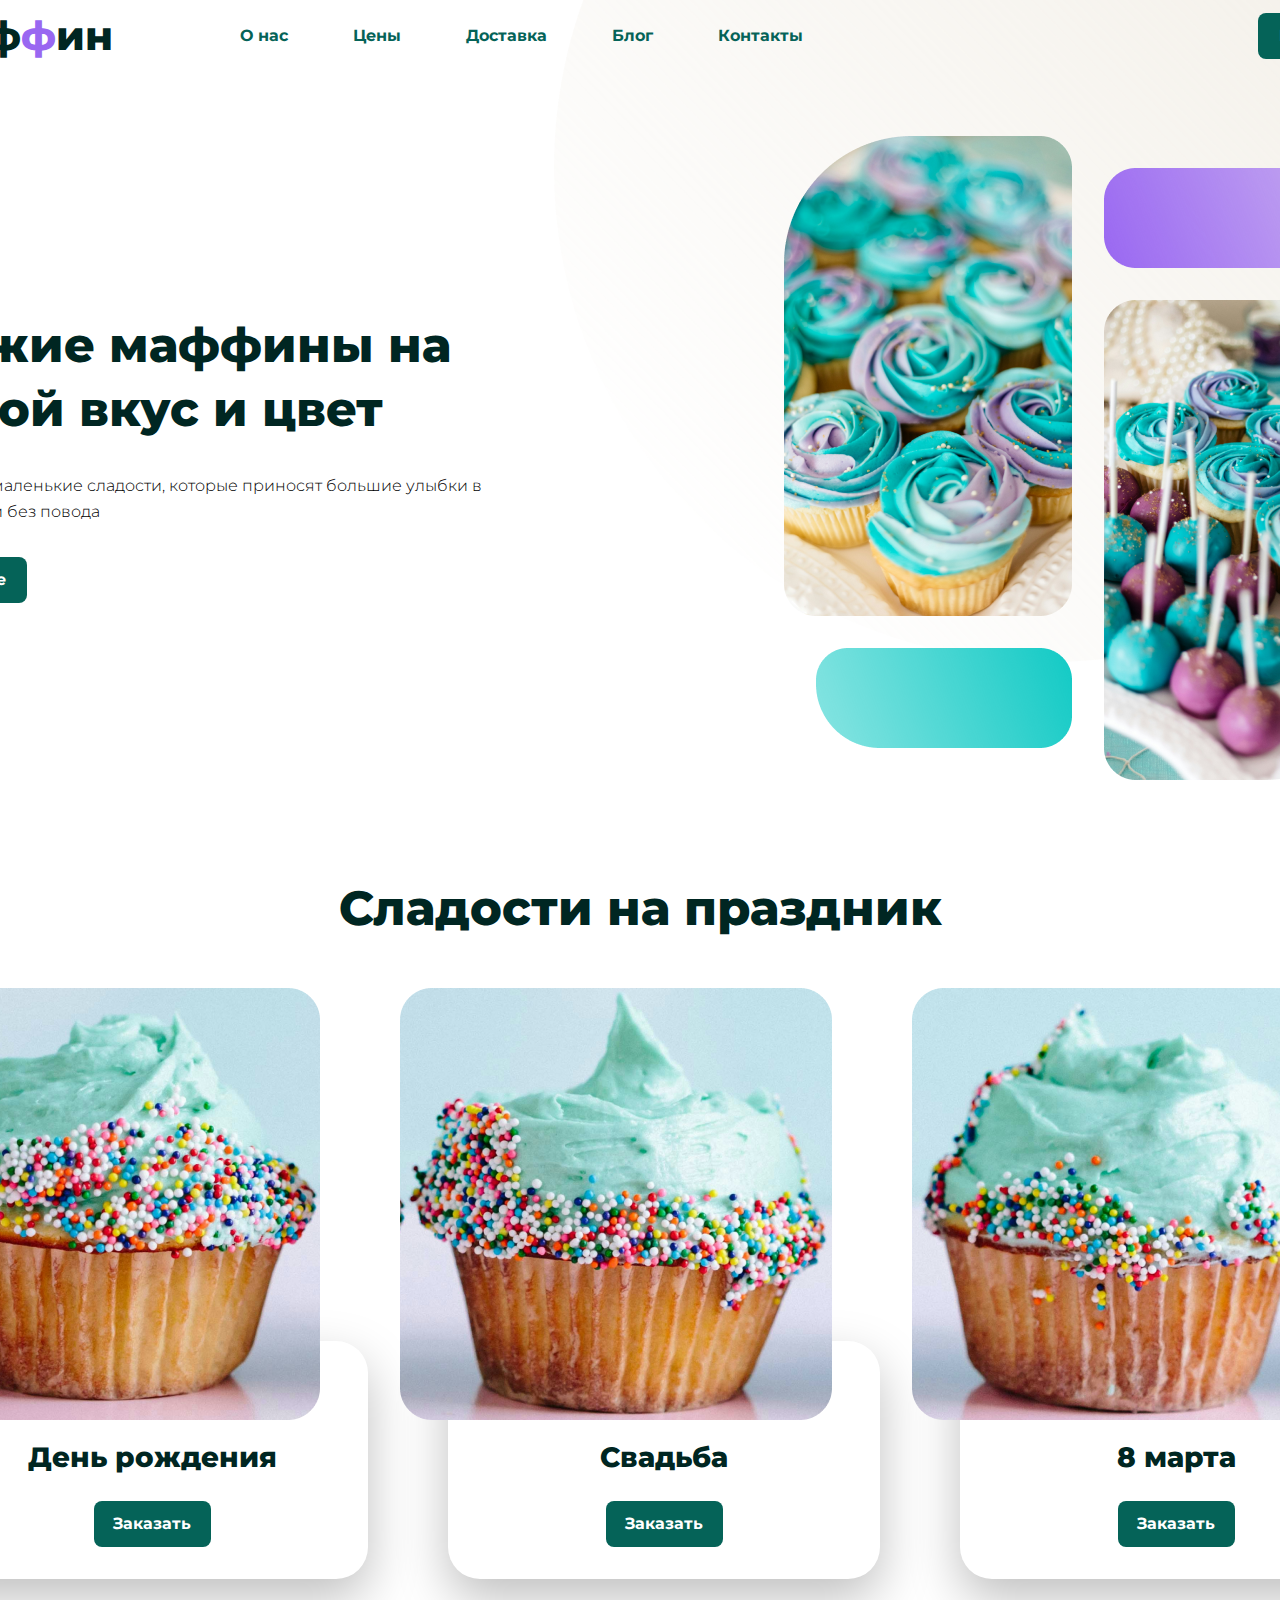
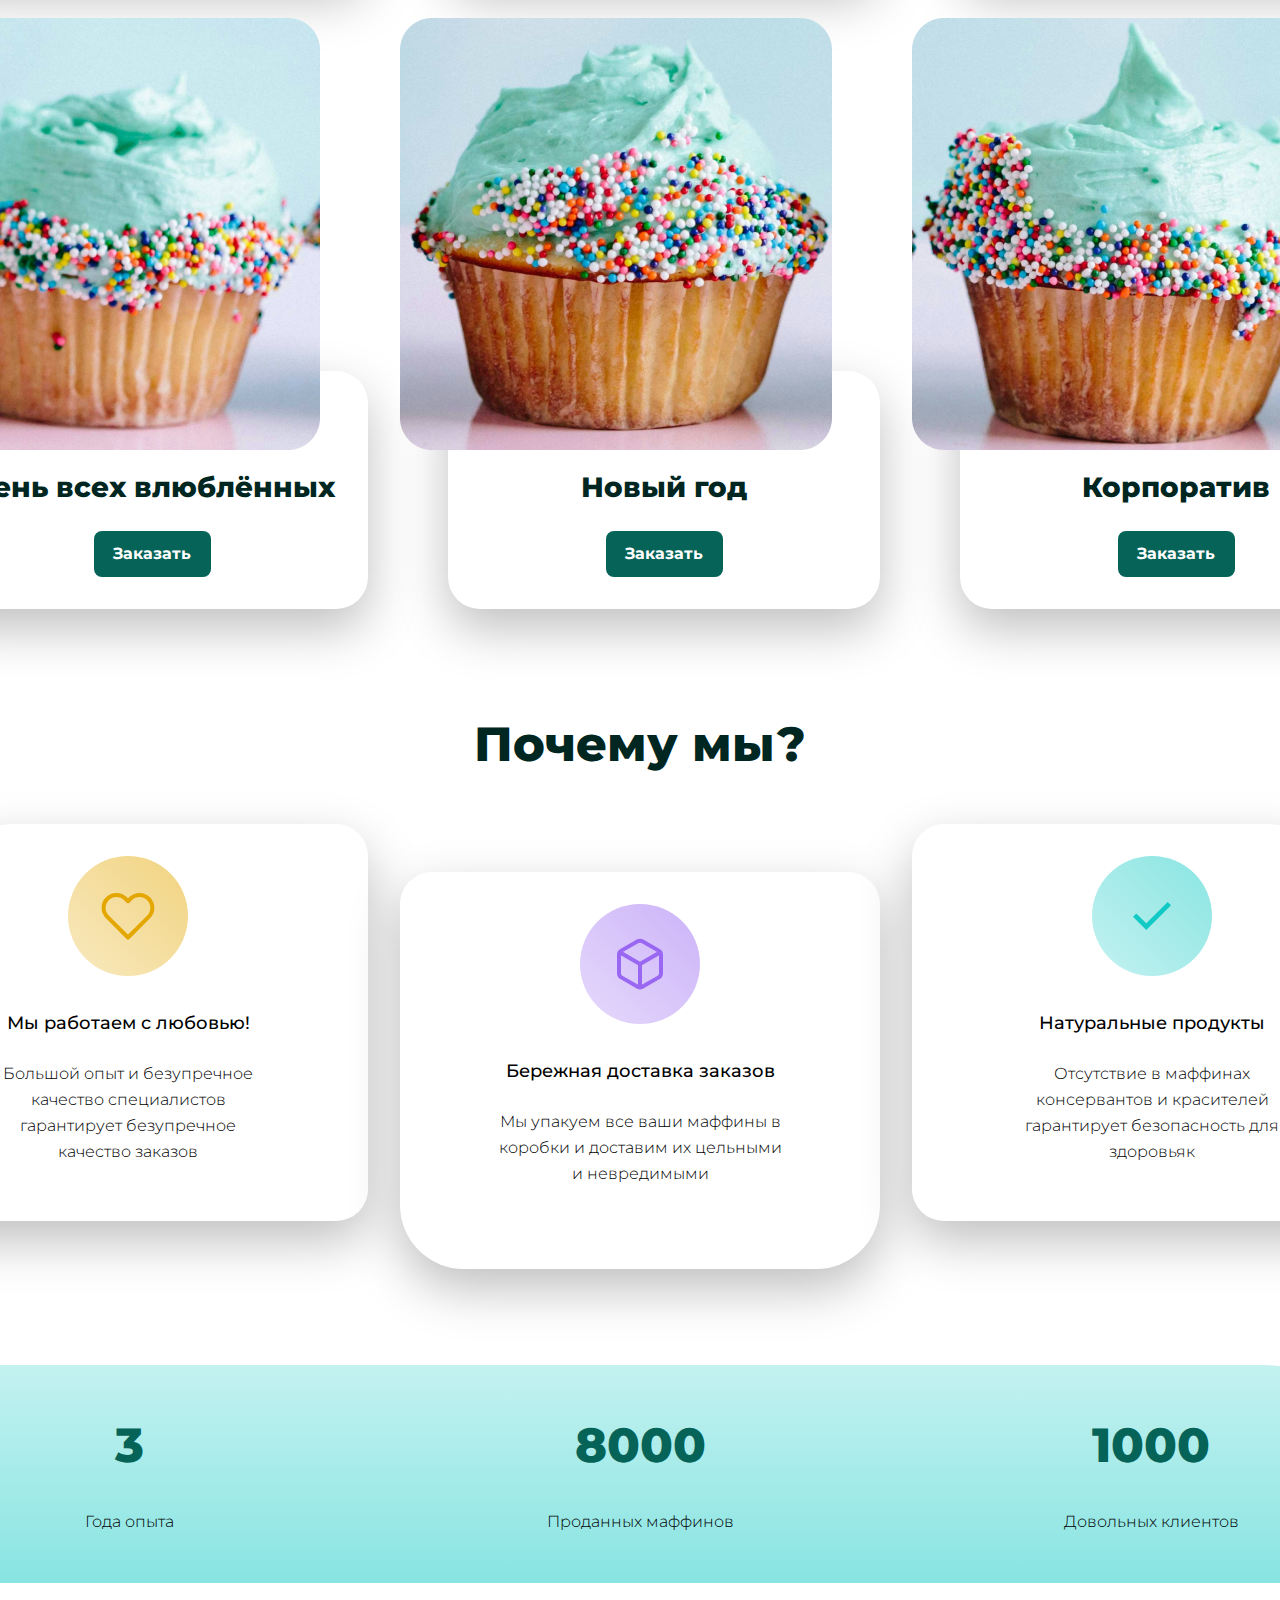
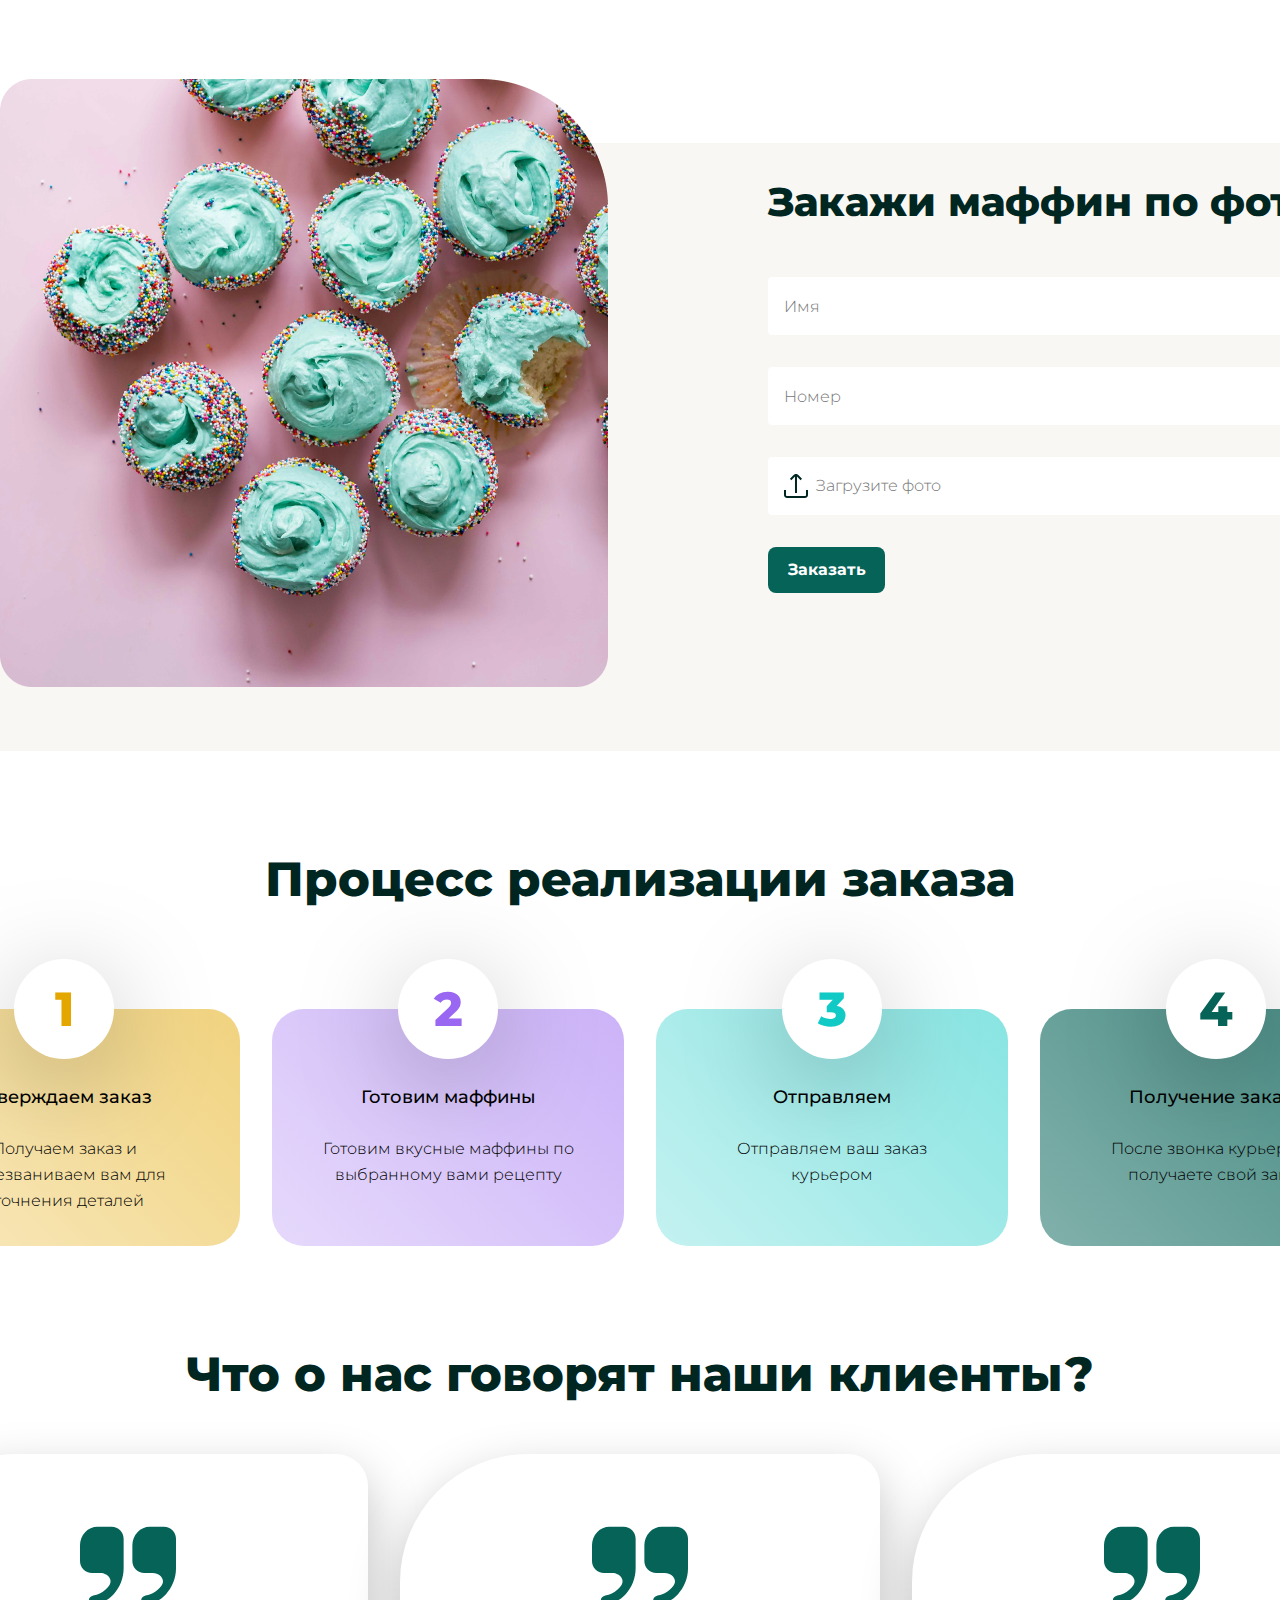
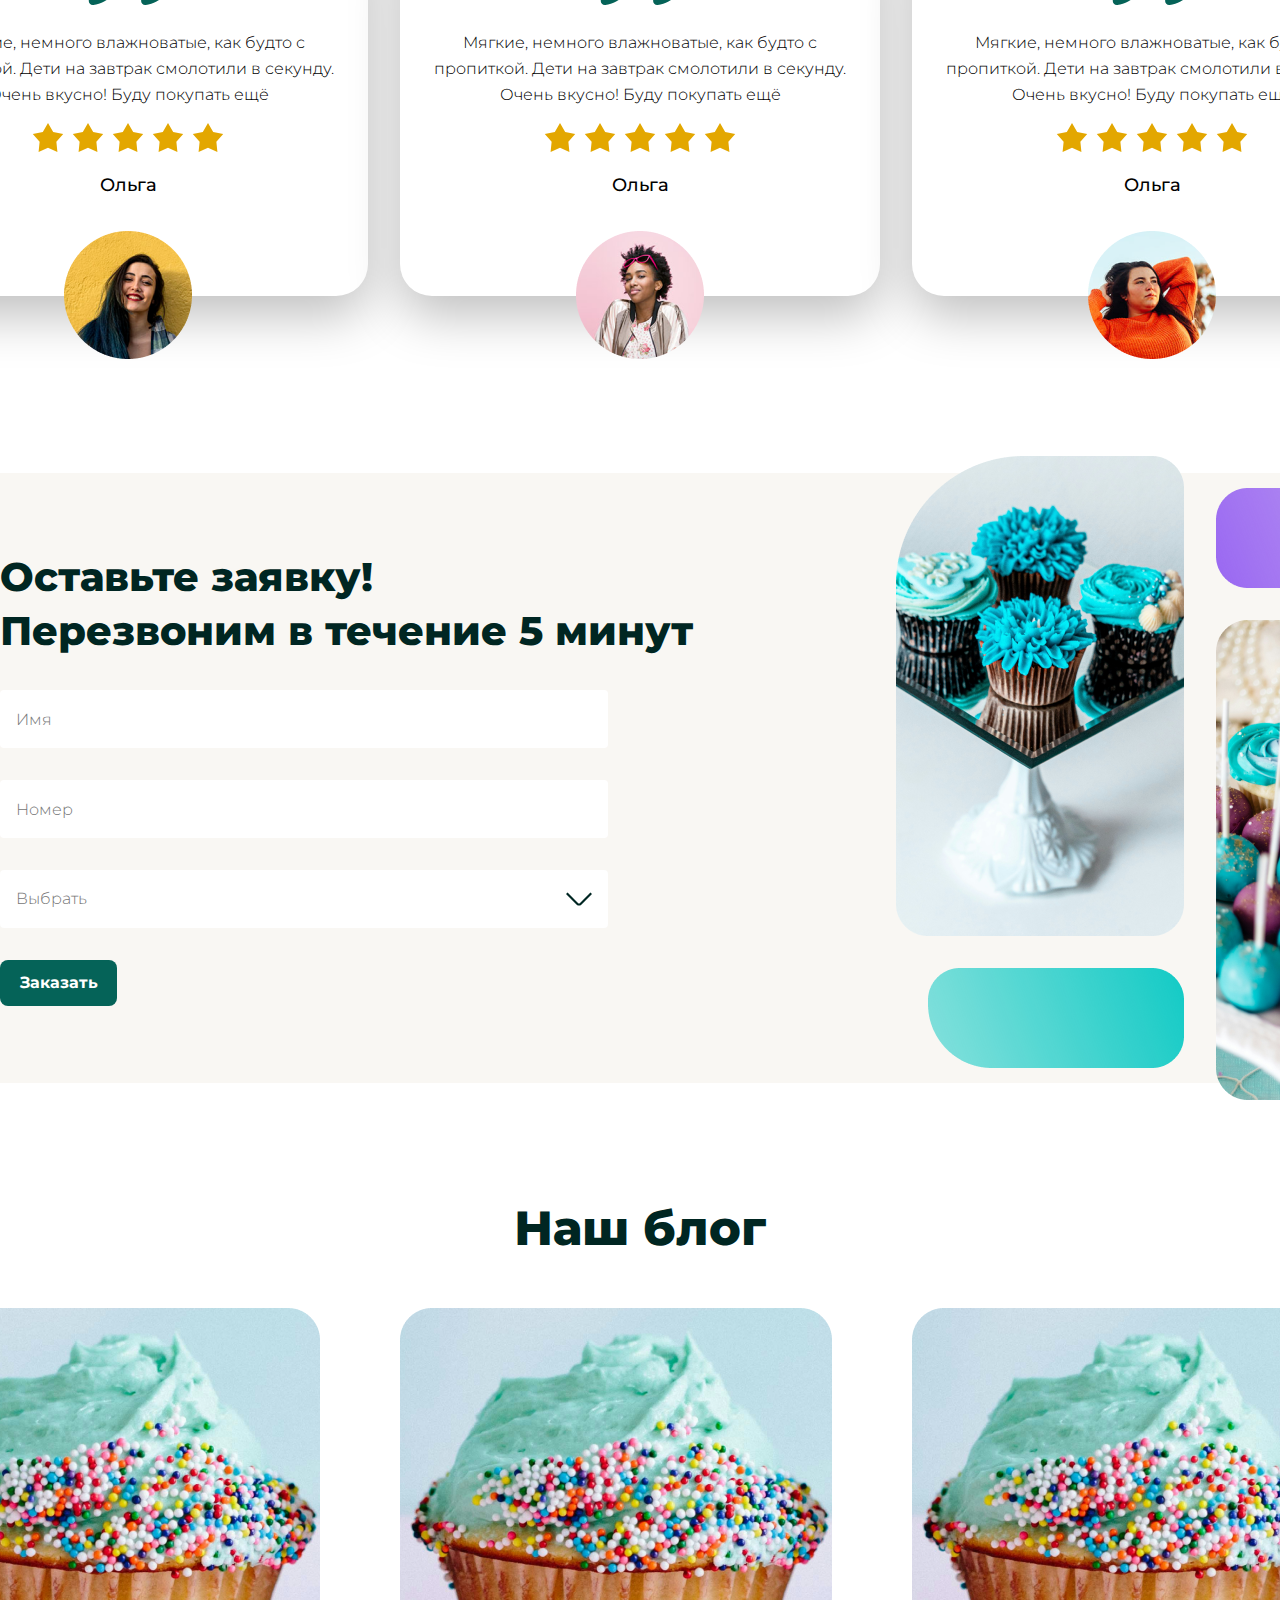
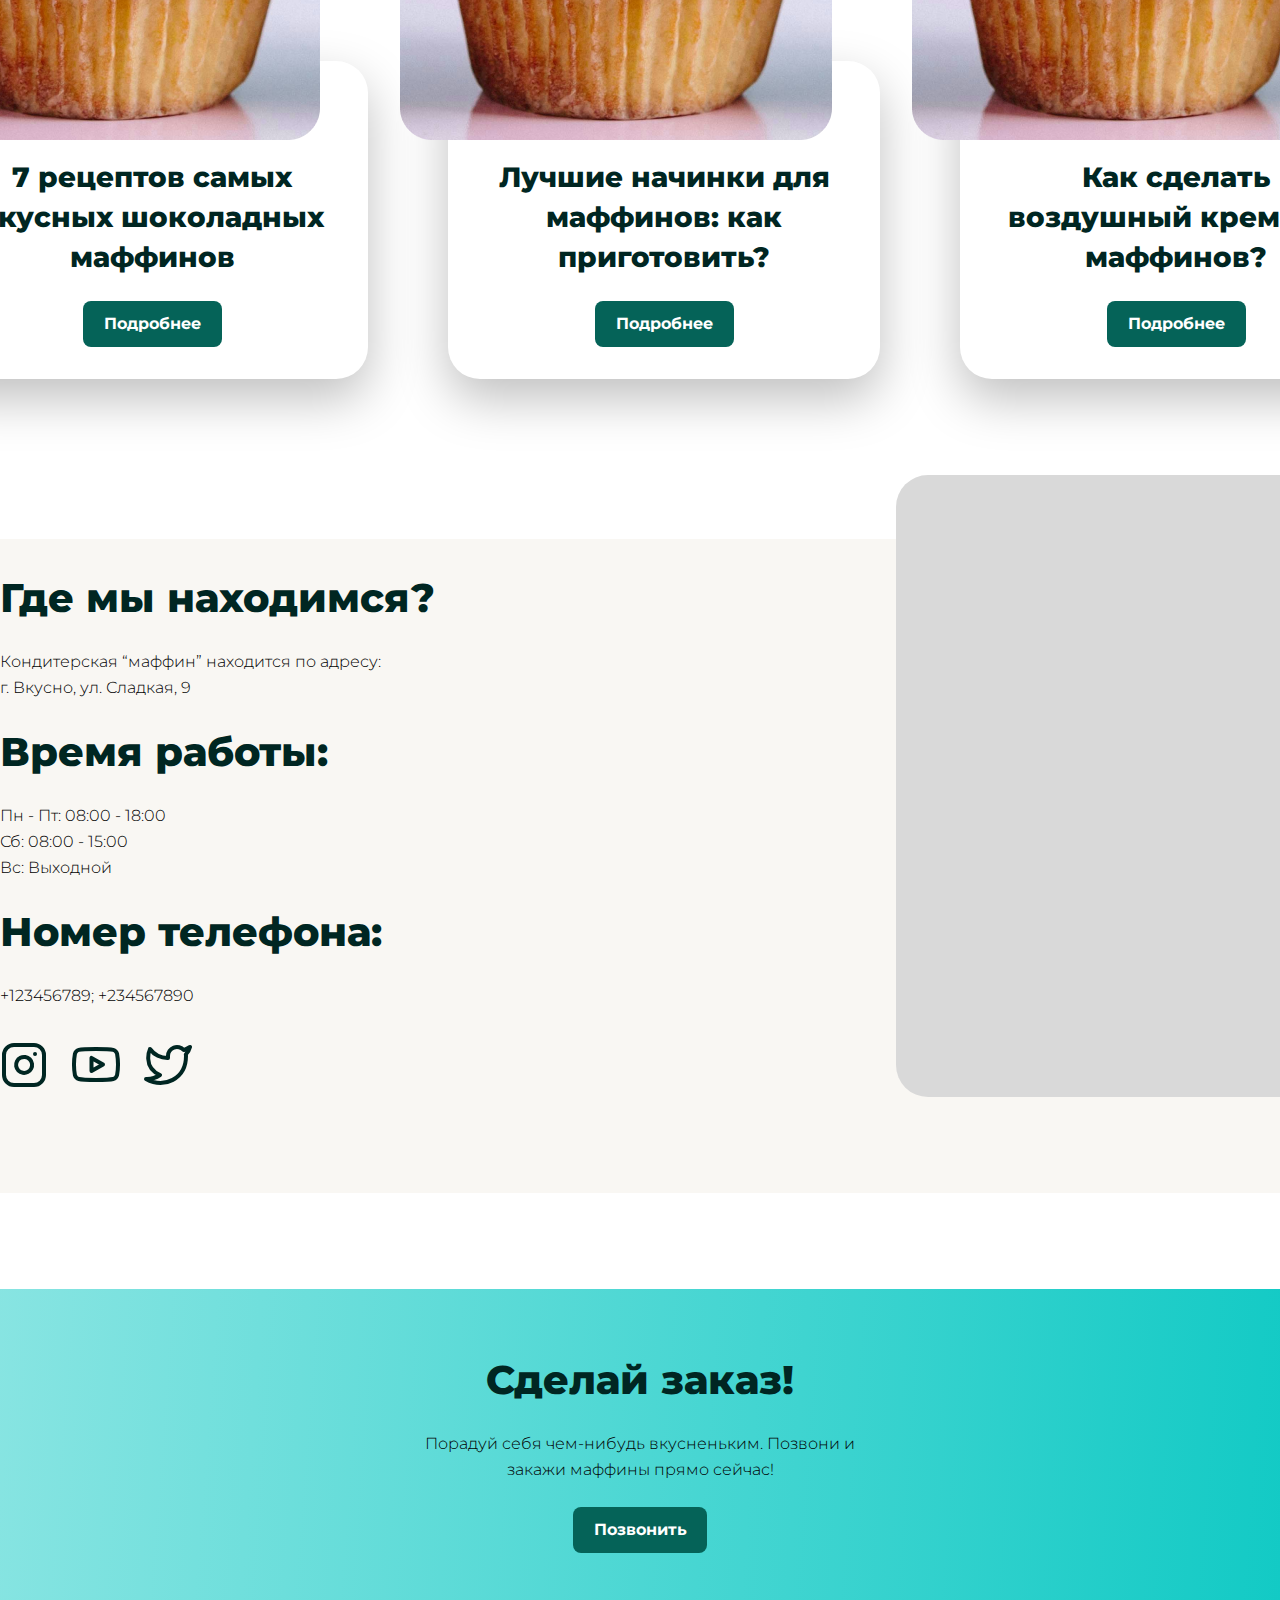
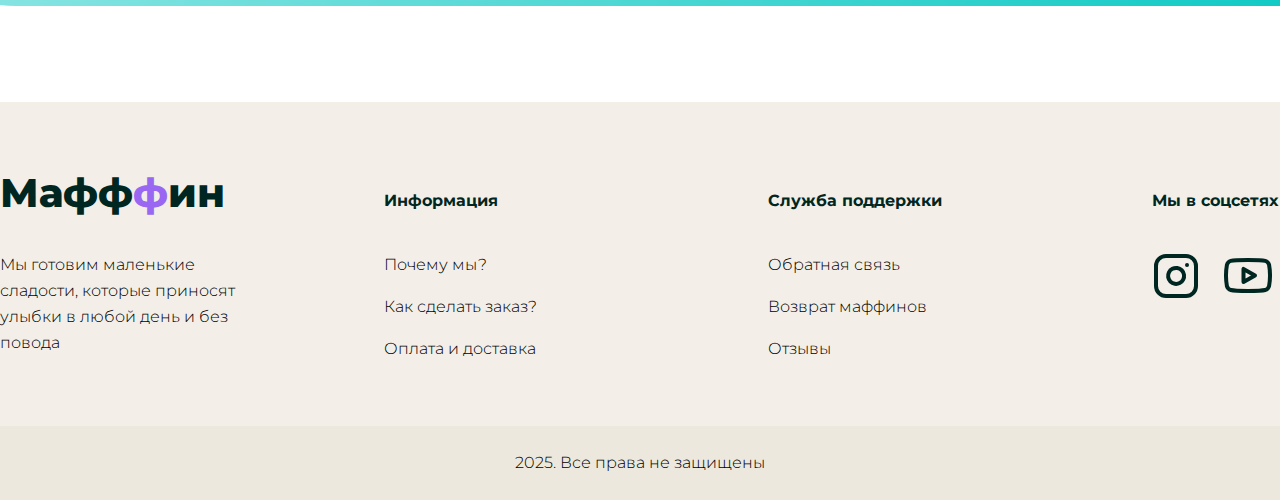
<file: muffin/index.html>
<!DOCTYPE html>
<html lang="en">
<head>
    <meta charset="UTF-8">
    <meta name="viewport" content="width=device-width, initial-scale=1.0">
    <link rel="stylesheet" href="css/style.css">
	<link rel="stylesheet" href="css/style_adaptive.css" media="only screen and (max-width: 400px)">
    <title>Muffin</title>
</head>
<body class="wrapper">
    <div class="container">
        <header class="header">
            <div class="header__left">
                <h1 class="header__left_logo">Мафф<span class="header__left_logo_purple">ф</span>ин</h1>
                <nav class="header__left_nav">
                    <a class="header__left_nav_item" href="">О нас</a>
                    <a class="header__left_nav_item" href="">Цены</a>
                    <a class="header__left_nav_item" href="">Доставка</a>
                    <a class="header__left_nav_item" href="">Блог</a>
                    <a class="header__left_nav_item" href="">Контакты</a>
                </nav>
            </div>
            <a class="header__btn" href="">Позвонить</a>
        </header>

        <div class="about">
            <div class="about__text">
                <h1 class="about__text_h">Свежие маффины на любой вкус и цвет</h1>
                <p class="about__text_p">Мы готовим маленькие сладости, которые приносят большие улыбки в любой день и без повода </p>
                <a class="about__text_btn" href="">Подробнее</a>
            </div>
            <img src="img/Cupcakes_img1.png" class="about__img"></img>
        </div>

        <div class="cta">
            <h1 class="cta__h">Сладости на праздник</h1>
            <div class="cta__catalogue">
                <div class="cta__catalogue_item">
                    <img class="cta__catalogue_item_img" src="img/Cupcake_photo1.png" alt="">
                    <div class="cta__catalogue_item_text">
                        <h1 class="cta__catalogue_item_text_h">День рождения</h1>
                        <a class="cta__catalogue_item_text_btn" href="">Заказать</a>
                    </div>
                </div>
                <div class="cta__catalogue_item">
                    <img class="cta__catalogue_item_img" src="img/Cupcake_photo2.png" alt="">
                    <div class="cta__catalogue_item_text">
                        <h1 class="cta__catalogue_item_text_h">Свадьба</h1>
                        <a class="cta__catalogue_item_text_btn" href="">Заказать</a>
                    </div>
                </div>
                <div class="cta__catalogue_item">
                    <img class="cta__catalogue_item_img" src="img/Cupcake_photo3.png" alt="">
                    <div class="cta__catalogue_item_text">
                        <h1 class="cta__catalogue_item_text_h">8 марта</h1>
                        <a class="cta__catalogue_item_text_btn" href="">Заказать</a>
                    </div>
                </div>
                <div class="cta__catalogue_item">
                    <img class="cta__catalogue_item_img" src="img/Cupcake_photo4.png" alt="">
                    <div class="cta__catalogue_item_text">
                        <h1 class="cta__catalogue_item_text_h">День всех влюблённых</h1>
                        <a class="cta__catalogue_item_text_btn" href="">Заказать</a>
                    </div>
                </div>
                <div class="cta__catalogue_item">
                    <img class="cta__catalogue_item_img" src="img/Cupcake_photo1.png" alt="">
                    <div class="cta__catalogue_item_text">
                        <h1 class="cta__catalogue_item_text_h">Новый год</h1>
                        <a class="cta__catalogue_item_text_btn" href="">Заказать</a>
                    </div>
                </div>
                <div class="cta__catalogue_item">
                    <img class="cta__catalogue_item_img" src="img/Cupcake_photo2.png" alt="">
                    <div class="cta__catalogue_item_text">
                        <h1 class="cta__catalogue_item_text_h">Корпоратив</h1>
                        <a class="cta__catalogue_item_text_btn" href="">Заказать</a>
                    </div>
                </div>
            </div>
        </div>

        <div class="features">
            <h1 class="features__h">Почему мы?</h1>
            <div class="features__items">
                <div class="features__item-left">
                    <img src="img/features_icon1.svg" alt="" class="features__item_icon">
                    <div class="features__item_text">
                        <h1 class="features__item_text_h">Мы работаем с любовью!</h1>
                        <p class="features__item_text_p">Большой опыт и безупречное качество специалистов гарантирует безупречное качество заказов</p>
                    </div>
                </div>
                <div class="features__item-center">
                    <img src="img/features_icon2.svg" alt="" class="features__item_icon">
                    <div class="features__item_text">
                        <h1 class="features__item_text_h">Бережная доставка заказов</h1>
                        <p class="features__item_text_p">Мы упакуем все ваши маффины в коробки и доставим их цельными и невредимыми</p>
                    </div>
                </div>
                <div class="features__item-right">
                    <img src="img/features_icon3.svg" alt="" class="features__item_icon">
                    <div class="features__item_text">
                        <h1 class="features__item_text_h">Натуральные продукты</h1>
                        <p class="features__item_text_p">Отсутствие в маффинах консервантов и красителей гарантирует безопасность для здоровьяк</p>
                    </div>
                </div>
            </div>
        </div>

        <div class="counters">
            <div class="counters__item">
                <h1 class="counters__item_h">3</h1>
                <p class="counters__item_p">Года опыта</p>
            </div>
            <div class="counters__item">
                <h1 class="counters__item_h">8000</h1>
                <p class="counters__item_p">Проданных маффинов</p>
            </div>
            <div class="counters__item">
                <h1 class="counters__item_h">1000</h1>
                <p class="counters__item_p">Довольных клиентов</p>
            </div>
        </div>

        <div class="photo">
			<div class="photo__content">
				<img class="photo__content_img" src="img/cta_photo.png" alt="">
				<form class="photo__content_form" action="">
					<h1 class="photo__content_form_h">Закажи маффин по фото</h1>
					<div class="photo__content_form_fields">
						<input class="photo__content_form_fields_input" type="text" placeholder="Имя">
						<input class="photo__content_form_fields_input" type="tel" required pattern="^(\+7|7|8)?[\s\-]?\(?[489][0-9]{2}\)?[\s\-]?[0-9]{3}[\s\-]?[0-9]{2}[\s\-]?[0-9]{2}$" placeholder="Номер">
						<label class="photo__content_form_fields_file" for="img">
							<span class="photo__content_form_fields_file_span">
								<img class="photo__content_form_fields_file_span_img" src="img/upload_icon.svg" alt="">
								Загрузите фото
							</span>
							<input class="photo__content_form_fields_file_input" type="file" id="img">
						</label>
						<input class="photo__content_form_fields_btn" type="submit" value="Заказать">
					</div>
				</form>
			</div>
		</div>

		<div class="process">
			<h1 class="process__h">Процесс реализации заказа</h1>
			<div class="process__stages">
				<div class="process__stages_item" style="background: linear-gradient(225deg, rgba(227, 167, 0, 0.5) 0%, rgba(227, 167, 0, 0.25) 100%);">
					<h1 class="process__stages_item_num" style="color: #E3A700;">1</h1>
					<div class="process__stages_item_text">
						<h2 class="process__stages_item_text_h">Утверждаем заказ</h2>
						<p class="process__stages_item_text_p">Получаем заказ и перезваниваем вам для уточнения деталей</p>
					</div>
				</div>

				<div class="process__stages_item" style="background: linear-gradient(225deg, rgba(153, 103, 241, 0.5) 0%, rgba(153, 103, 241, 0.25) 100%);">
					<h1 class="process__stages_item_num" style="color: #9967F1;">2</h1>
					<div class="process__stages_item_text">
						<h2 class="process__stages_item_text_h">Готовим маффины</h2>
						<p class="process__stages_item_text_p">Готовим вкусные маффины по выбранному вами рецепту</p>
					</div>
				</div>

				<div class="process__stages_item" style="background: linear-gradient(225deg, rgba(18, 202, 197, 0.5) 0%, rgba(18, 202, 197, 0.25) 100%);">
					<h1 class="process__stages_item_num" style="color: #12CAC5;">3</h1>
					<div class="process__stages_item_text">
						<h2 class="process__stages_item_text_h">Отправляем</h2>
						<p class="process__stages_item_text_p">Отправляем ваш заказ курьером</p>
					</div>
				</div>

				<div class="process__stages_item" style="background: linear-gradient(225deg, rgba(5, 99, 88, 0.75) 0%, rgba(5, 99, 88, 0.5) 100%);">
					<h1 class="process__stages_item_num" style="color: #056358;">4</h1>
					<div class="process__stages_item_text">
						<h2 class="process__stages_item_text_h">Получение заказа</h2>
						<p class="process__stages_item_text_p">После звонка курьера вы получаете свой заказ</p>
					</div>
				</div>
			</div>
		</div>

		<div class="reviews">
			<h1 class="reviews__h">Что о нас говорят наши клиенты?</h1>
			<div class="reviews__items">
				<div class="reviews__item">
					<img class="reviews__item_quote" src="img/quote.svg" alt="">
					<div class="reviews__item_content">
						<p class="reviews__item_content_text">Мягкие, немного влажноватые, как будто с пропиткой. Дети на завтрак смолотили в секунду. Очень вкусно! Буду покупать ещё</p>
						<div class="reviews__item_content_stars">
							<img class="reviews__item_content_stars_img" src="img/star.svg" alt="">
							<img class="reviews__item_content_stars_img" src="img/star.svg" alt="">
							<img class="reviews__item_content_stars_img" src="img/star.svg" alt="">
							<img class="reviews__item_content_stars_img" src="img/star.svg" alt="">
							<img class="reviews__item_content_stars_img" src="img/star.svg" alt="">
						</div>
						<h2 class="reviews__item_content_name">Ольга</h2>
					</div>
					<img class="reviews__item_pfp" src="img/pfp1.png" alt="">
				</div>

				<div class="reviews__item">
					<img class="reviews__item_quote" src="img/quote.svg" alt="">
					<div class="reviews__item_content">
						<p class="reviews__item_content_text">Мягкие, немного влажноватые, как будто с пропиткой. Дети на завтрак смолотили в секунду. Очень вкусно! Буду покупать ещё</p>
						<div class="reviews__item_content_stars">
							<img class="reviews__item_content_stars_img" src="img/star.svg" alt="">
							<img class="reviews__item_content_stars_img" src="img/star.svg" alt="">
							<img class="reviews__item_content_stars_img" src="img/star.svg" alt="">
							<img class="reviews__item_content_stars_img" src="img/star.svg" alt="">
							<img class="reviews__item_content_stars_img" src="img/star.svg" alt="">
						</div>
						<h2 class="reviews__item_content_name">Ольга</h2>
					</div>
					<img class="reviews__item_pfp" src="img/pfp2.png" alt="">
				</div>

				<div class="reviews__item">
					<img class="reviews__item_quote" src="img/quote.svg" alt="">
					<div class="reviews__item_content">
						<p class="reviews__item_content_text">Мягкие, немного влажноватые, как будто с пропиткой. Дети на завтрак смолотили в секунду. Очень вкусно! Буду покупать ещё</p>
						<div class="reviews__item_content_stars">
							<img class="reviews__item_content_stars_img" src="img/star.svg" alt="">
							<img class="reviews__item_content_stars_img" src="img/star.svg" alt="">
							<img class="reviews__item_content_stars_img" src="img/star.svg" alt="">
							<img class="reviews__item_content_stars_img" src="img/star.svg" alt="">
							<img class="reviews__item_content_stars_img" src="img/star.svg" alt="">
						</div>
						<h2 class="reviews__item_content_name">Ольга</h2>
					</div>
					<img class="reviews__item_pfp" src="img/pfp3.png" alt="">
				</div>
			</div>
		</div>

		<div class="choose">
			<div class="choose__content">
				<form class="choose__content_form">
					<h1 class="choose__content_form_h">Оставьте заявку!<br>
						Перезвоним в течение 5 минут</h1>
					<div class="choose__content_form_fields">
						<input class="choose__content_form_fields_input" type="text" placeholder="Имя">
						<input class="choose__content_form_fields_input" type="tel" required pattern="^(\+7|7|8)?[\s\-]?\(?[489][0-9]{2}\)?[\s\-]?[0-9]{3}[\s\-]?[0-9]{2}[\s\-]?[0-9]{2}$" placeholder="Номер">
						<select class="choose__content_form_fields_select">
							<option value="0">Выбрать</option>
						</select>
						<input class="choose__content_form_fields_btn" type="submit" value="Заказать">
					</div>
				</form>
				<img src="img/Cupcakes_img2.png" alt="" class="choose__content_img">
			</div>	
		</div>

		<div class="blog">
			<h1 class="blog__h">Наш блог</h1>
			<div class="blog__posts">
				<div class="blog__posts_item">
					<img class="blog__posts_item_img" src="img/Cupcake_photo1.png" alt="">
					<div class="blog__posts_item_text">
						<h1 class="blog__posts_item_text_h">7 рецептов самых вкусных шоколадных маффинов</h1>
						<a class="blog__posts_item_text_btn" href="">Подробнее</a>
					</div>
				</div>

				<div class="blog__posts_item">
					<img class="blog__posts_item_img" src="img/Cupcake_photo1.png" alt="">
					<div class="blog__posts_item_text">
						<h1 class="blog__posts_item_text_h">Лучшие начинки для маффинов: как приготовить?</h1>
						<a class="blog__posts_item_text_btn" href="">Подробнее</a>
					</div>
				</div>

				<div class="blog__posts_item">
					<img class="blog__posts_item_img" src="img/Cupcake_photo1.png" alt="">
					<div class="blog__posts_item_text">
						<h1 class="blog__posts_item_text_h">Как сделать воздушный крем для маффинов?</h1>
						<a class="blog__posts_item_text_btn" href="">Подробнее</a>
					</div>
				</div>
			</div>
		</div>

		<div class="contact">
			<div class="contact__content">
				<div class="contact__content_main">
					<div class="contact__content_main_text">
						<div class="contact__content_main_text_item">
							<h1 class="contact__content_main_text_item_h">Где мы находимся?</h1>
							<p class="contact__content_main_text_item_p">Кондитерская “маффин” находится по адресу: г. Вкусно, ул. Сладкая, 9</p>
						</div>
						<div class="contact__content_main_text_item">
							<h1 class="contact__content_main_text_item_h">Время работы:</h1>
							<p class="contact__content_main_text_item_p">Пн - Пт: 08:00 - 18:00<br>
								Сб: 08:00 - 15:00<br>
								Вс: Выходной</p>
						</div>
						<div class="contact__content_main_text_item">
							<h1 class="contact__content_main_text_item_h">Номер телефона:</h1>
							<p class="contact__content_main_text_item_p">+123456789; +234567890</p>
						</div>
					</div>
					<div class="contact__content_main_media">
						<a class="contact__content_main_media_item" href=""><img class="contact__content_main_media_item_icon" src="img/Instagram.svg" alt=""></a>
						<a class="contact__content_main_media_item" href=""><img class="contact__content_main_media_item_icon" src="img/Youtube.svg" alt=""></a>
						<a class="contact__content_main_media_item" href=""><img class="contact__content_main_media_item_icon" src="img/Twitter.svg" alt=""></a>
					</div>
				</div>
				<iframe class="contact__content_map" src="https://www.google.com/maps/embed?pb=!1m18!1m12!1m3!1d4756.630707784701!2d-2.2832600885480714!3d53.40918609561837!2m3!1f0!2f0!3f0!3m2!1i1024!2i768!4f13.1!3m3!1m2!1s0x487bad76133affff%3A0xf1801067e08bd2d1!2sShrek&#39;s%20Pizza!5e0!3m2!1sru!2sru!4v1737889110758!5m2!1sru!2sru" allowfullscreen="" loading="lazy" referrerpolicy="no-referrer-when-downgrade"></iframe>
			</div>
		</div>

		<div class="order">
			<h1 class="order__h">Сделай заказ!</h1>
			<p class="order__p">Порадуй себя чем-нибудь вкусненьким. Позвони и закажи маффины прямо сейчас!</p>
			<a class="order__btn" href="">Позвонить</a>
		</div>
    </div>

	<footer class="footer">
		<div class="footer__main">
			<div class="footer__main_content">
				<div class="footer__main_content_col">
					<h1 class="footer__main_content_col_logo">Мафф<span class="header__left_logo_purple">ф</span>ин</h1>
					<p class="footer__main_content_col_text">Мы готовим маленькие сладости, которые приносят улыбки в любой день и без повода</p>
				</div>
				<div class="footer__main_content_col">
					<h2 class="footer__main_content_col_h">Информация</h2>
					<nav class="footer__main_content_col_nav">
						<a class="footer__main_content_col_nav_item" href="">Почему мы?</a>
						<a class="footer__main_content_col_nav_item" href="">Как сделать заказ?</a>
						<a class="footer__main_content_col_nav_item" href="">Оплата и доставка</a>
					</nav>
				</div>
				<div class="footer__main_content_col">
					<h2 class="footer__main_content_col_h">Служба поддержки</h2>
					<nav class="footer__main_content_col_nav">
						<a class="footer__main_content_col_nav_item" href="">Обратная связь</a>
						<a class="footer__main_content_col_nav_item" href="">Возврат маффинов</a>
						<a class="footer__main_content_col_nav_item" href="">Отзывы</a>
					</nav>
				</div>
				<div class="footer__main_content_col">
					<h2 class="footer__main_content_col_h">Мы в соцсетях</h2>
					<div class="footer__main_content_col_media">
						<a class="footer__main_content_col_media_item" href=""><img class="footer__main_content_col_media_item_icon" src="img/Instagram.svg" alt=""></a>
						<a class="footer__main_content_col_media_item" href=""><img class="footer__main_content_col_media_item_icon" src="img/Youtube.svg" alt=""></a>
						<a class="footer__main_content_col_media_item" href=""><img class="footer__main_content_col_media_item_icon" src="img/Twitter.svg" alt=""></a>
					</div>
				</div>
			</div>
		</div>
		<div class="footer__bottom">
			2025. Все права не защищены
		</div>
	</footer>
</body>
</html>
</file>
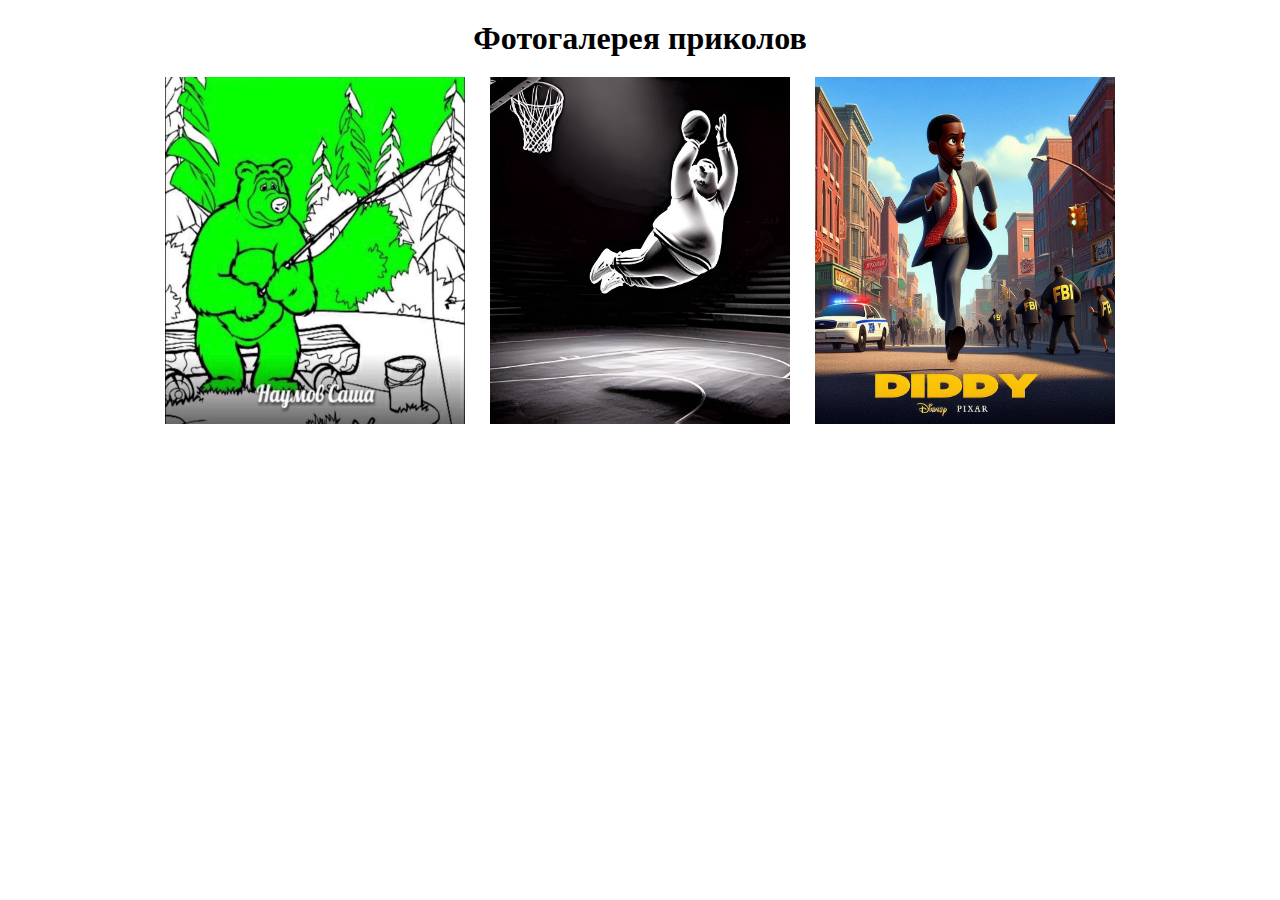
<file: Фотогалерея/index.html>
<!DOCTYPE html>
<html lang="ru">
<head>
    <meta charset="UTF-8">
    <meta name="viewport" content="width=device-width, initial-scale=1.0">
    <title>Галерея</title>
    <link rel="stylesheet" href="css/style.css">
</head>
<body>
    <div class="container">
        <h1 class="gallery-name">Фотогалерея приколов</h1>
        <div class="gallery">
            <img class="gallery__item" src="img/Sasha.png" alt="Глупая собака с соской во рту">
            <img class="gallery__item" src="img/green_fn.png" alt="Гриффины смешные моменты">
            <img class="gallery__item" src="img/diddy.png" alt="Побег Дидди">
        </div>
    </div>
</body>
</html>
</file>
<file: muffin/css/style.css>
* { 
    margin: 0;
    padding: 0;
}

/* Headline 1-3 */
@font-face {
    font-family: Montserrat ExtraBold;
    src: url(../fonts/Montserrat/Montserrat-ExtraBold.ttf);
}

/* Headline 4 */
@font-face {
    font-family: Montserrat Medium;
    src: url(../fonts/Montserrat/Montserrat-Medium.ttf);
}

/* Label */
@font-face {
    font-family: Montserrat Bold;
    src: url(../fonts/Montserrat/Montserrat-Bold.ttf);
}

/* Body 1-2 */
@font-face {
    font-family: Montserrat Light;
    src: url(../fonts/Montserrat/Montserrat-Light.ttf);
}

.wrapper {
    display: flex;
    flex-direction: column;
    align-items: center;
	background: url(../img/about_bg.png) no-repeat right -8px top;
}

.container {
    width: 100%;
    display: flex;
    flex-direction: column;
    align-items: center;
}

.header {
    width: 1504px;
    height: 72px;
    display: flex;
    justify-content: space-between;
    align-items: center;
    box-sizing: border-box;
}

.header__left {
    display: flex;
    align-items: center;
}

.header__left_logo {
    font-family: Montserrat ExtraBold;
    font-weight: 800;
    font-size: 40px;
    line-height: 54px;
    color: #002622;
}

.header__left_logo_purple {
    color: #9967F1;
}   

.header__left_nav {
    margin-left: 127px;
    display: flex;
    align-items: center;
    gap: 65px;
}

.header__left_nav_item {
    font-family: Montserrat Bold;
    font-weight: 700;
    font-size: 16px;
    line-height: 26px;
    color: #056358;
    text-decoration: none;
}

.header__btn {
    display: flex;
    justify-content: center;
    align-items: center;
    width: 134px;
    height: 46px;
    background: #056358;
    border-radius: 8px;

    font-family: Montserrat Bold;
    font-weight: 700;
    font-size: 16px;
    line-height: 26px;
    color: #FFFFFF;
    text-decoration: none;
}

.about {
    margin-top: 64px;
    width: 1504px;
    display: flex;
    justify-content: space-between;
}

.about__text {
	display: flex;
	flex-direction: column;
	margin: auto 0;
    width: 608px;
	gap: 32px;
}

.about__text_h {
	font-family: Montserrat ExtraBold;
	font-weight: 800;
	font-size: 48px;
	line-height: 64px;
	color: #002622;
}

.about__text_p {
	font-family: Montserrat Light;
	font-weight: 300;
	font-size: 16px;
	line-height: 26px;
	color: #000000;
} 

.about__text_btn {
	display: flex;
    justify-content: center;
    align-items: center;
    width: 139px;
    height: 46px;
    background: #056358;
    border-radius: 8px;

    font-family: Montserrat Bold;
    font-weight: 700;
    font-size: 16px;
    line-height: 26px;
    color: #FFFFFF;
    text-decoration: none;
} 

.about__img {
	height: 644px;
}

.cta {
	margin-top: 96px;
	width: 1504px;
}

.cta__h {
	text-align: center;
	font-family: Montserrat ExtraBold;
	font-weight: 800;
	font-size: 48px;
	line-height: 64px;
	color: #002622;
} 

.cta__catalogue {
	margin-top: 48px;
	display: flex;
	gap: 32px;
	flex-wrap: wrap;
}

.cta__catalogue_item {
	height: 598px;
}

.cta__catalogue_item_text {
	width: 432px;
	height: 238px;
	margin-top: -83px;
	margin-left: 48px;
	display: flex;
	flex-direction: column;
	align-items: center;
	box-sizing: border-box;
	padding: 96px 32px 32px;
	gap: 24px;
	background: #FFFFFF;
	box-shadow: 0px 20px 50px rgba(0, 0, 0, 0.25);
	border-radius: 32px;
}

.cta__catalogue_item_text_h {
	font-family: Montserrat ExtraBold;
	font-weight: 800;
	font-size: 28px;
	line-height: 40px;
	text-align: center;
	color: #002622;
}

.cta__catalogue_item_text_btn {
	display: flex;
    justify-content: center;
    align-items: center;
    width: 117px;
    height: 46px;
    background: #056358;
    border-radius: 8px;

    font-family: Montserrat Bold;
    font-weight: 700;
    font-size: 16px;
    line-height: 26px;
    color: #FFFFFF;
    text-decoration: none;
} 

.features {
	margin-top: 96px;
	width: 1504px;
}

.features__h {
	text-align: center;
	font-family: Montserrat ExtraBold;
	font-weight: 800;
	font-size: 48px;
	line-height: 64px;
	color: #002622;
}

.features__items {
	margin-top: 48px;
	display: flex;
	justify-content: space-between;
} 

.features__item-left,
.features__item-center,
.features__item-right {
	display: flex;
	flex-direction: column;
	align-items: center;
	box-sizing: border-box;
	padding: 32px 96px;
	gap: 33px;
	width: 480px;
	height: 397px;
	box-shadow: 0px 20px 50px rgba(0, 0, 0, 0.25);
	background: #FFFFFF;
}

.features__item-left {
	border-radius: 128px 32px 32px 32px;	
}

.features__item-center {
	margin-top: 48px;
	border-radius: 32px 32px 64px 64px;	
}

.features__item-right {
	border-radius: 32px 128px 32px 32px;	
}


.features__item_text {
	text-align: center;
	display: flex;
	flex-direction: column;
	gap: 24px;
} 

.features__item_text_h {
	font-family: Montserrat Medium;
	font-weight: 500;
	font-size: 18px;
	line-height: 28px;
	text-align: center;
	color: #000000;
}

.features__item_text_p {
	width: 288px;
	font-family: Montserrat Light;
	font-weight: 300;
	font-size: 16px;
	line-height: 26px;
	text-align: center;
	color: #000000;
}

.counters {
	margin-top: 96px;
	display: flex;
	justify-content: space-between;
	box-sizing: border-box;
	padding: 48px 147px;
	width: 1504px;
	height: 218px;
	left: 208px;
	top: 2965px;
	background: linear-gradient(360deg, rgba(18, 202, 197, 0.5) 0%, rgba(18, 202, 197, 0.25) 100%);
	border-radius: 32px 128px 32px 32px;
}

.counters__item {
	display: flex;
	flex-direction: column;
	gap: 32px;
	width: 188px;
}

.counters__item_h {
	font-family: Montserrat ExtraBold;
	font-weight: 800;
	font-size: 48px;
	line-height: 64px;
	text-align: center;
	color: #056358;
}

.counters__item_p {
	font-family: Montserrat Light;
	font-weight: 300;
	font-size: 16px;
	line-height: 26px;
	text-align: center;
	color: #000000;
}

.photo {
	margin-top: 96px;
	width: 100%;
	height: 672px;
	box-sizing: border-box;
	padding-top: 64px;
	background: rgba(231, 224, 209, 0.25) content-box;
}

.photo__content {
	width: 1504px;
	margin: 0 auto;
	display: flex;
	justify-content: space-between;
}

.photo__content_img {
	margin-top: -64px
}

.photo__content_form {
	margin-right: 128px;
	margin-top: 32px;
}

.photo__content_form_h {
	font-family: Montserrat ExtraBold;
	font-weight: 800;
	font-size: 40px;
	line-height: 54px;
	color: #002622;
} 

.photo__content_form_fields {
	margin-top: 48px;
	display: flex;
	flex-direction: column;
	gap: 32px;
}

.photo__content_form_fields_input{
	height: 58px;
	width: 608px;
	border: none;
	outline: none;
	border-radius: 4px;
	box-sizing: border-box;
	padding: 16px;
	background-color: #FFFFFF;

	font-family: Montserrat Light;
	font-weight: 300;
	font-size: 16px;
	line-height: 26px;
	color: #000000;
}

.photo__content_form_fields_file {
	height: 58px;
	width: 608px;
	border: none;
	outline: none;
	border-radius: 4px;
	box-sizing: border-box;
	padding: 16px;
	background-color: #FFFFFF;

	font-family: Montserrat Light;
	font-weight: 300;
	font-size: 16px;
	line-height: 26px;
	color: rgb(118, 118, 118);

	cursor: pointer;
}

.photo__content_form_fields_file_input {
	display: none;
}

.photo__content_form_fields_file_span {
	display: flex;
	align-items: center;
	gap: 8px;
}

.photo__content_form_fields_btn {
	display: flex;
    justify-content: center;
    align-items: center;
    width: 117px;
    height: 46px;
    background: #056358;
	border: none;
    border-radius: 8px;
	outline: none;
	cursor: pointer;

    font-family: Montserrat Bold;
    font-weight: 700;
    font-size: 16px;
    line-height: 26px;
    color: #FFFFFF;
    text-decoration: none;
}

.process {
	margin-top: 96px;
	width: 1504px;
}

.process__h {
	font-family: Montserrat ExtraBold;
	font-weight: 800;
	font-size: 48px;
	line-height: 64px;
	text-align: center;
	color: #002622;
}

.process__stages {
	margin-top: 98px;
	display: flex;
	justify-content: space-between;
}

.process__stages_item {
	width: 352px;
	height: 237px;
	text-align: center;
	box-sizing: border-box;
	display: flex;
	flex-direction: column;
	align-items: center;
	border-radius: 32px;
}

.process__stages_item_num {
	margin-top: -50px;
	width: 100px;
	height: 100px;
	border-radius: 50%;
	background: #FFFFFF;
	filter: drop-shadow(0px 20px 50px rgba(0, 0, 0, 0.25));
	display: flex;
	justify-content: center;
	align-items: center;

	font-family: Montserrat Extrabold;
	font-weight: 800;
	font-size: 48px;
	line-height: 64px;
}

.process__stages_item_text {
	margin-top: 24px;
}

.process__stages_item_text_h {
	font-family: Montserrat Medium;
	font-weight: 500;
	font-size: 18px;
	line-height: 28px;
	color: #000000;
}

.process__stages_item_text_p {
	font-family: Montserrat Light;
	font-style: normal;
	font-weight: 300;
	font-size: 16px;
	line-height: 26px;
	color: #000000;

	margin-top: 25px;
	width: 256px;
}


.reviews {
	margin-top: 96px;
	width: 1504px;
}

.reviews__h {
	font-family: Montserrat ExtraBold;
	font-weight: 800;
	font-size: 48px;
	line-height: 64px;
	text-align: center;
	color: #002622;
}

.reviews__items {
	margin-top: 48px;
	display: flex;
	justify-content: space-between;
	height: 506px;
}

.reviews__item {
	box-sizing: border-box;
	width: 480px;
	height: 442px;
	display: flex;
	flex-direction: column;
	align-items: center;
	padding: 64px 32px;
	gap: 16px;
	background: #FFFFFF;
	box-shadow: 0px 20px 50px rgba(0, 0, 0, 0.25);
	border-radius: 128px 32px 32px 32px;
}

.reviews__item_content {
	display: flex;
	flex-direction: column;
	align-items: center;
	gap: 16px;
}

.reviews__item_content_text {
	width: 416px;
	height: 77px;
	font-family: Montserrat Light;
	font-weight: 300;
	font-size: 16px;
	line-height: 26px;
	text-align: center;
	color: #000000;
}

.reviews__item_content_stars {
	display: flex;
	gap: 8px;
}

.reviews__item_content_name {
	font-family: Montserrat Medium;
	font-weight: 500;
	font-size: 18px;
	line-height: 28px;
	color: #000000;
}

.reviews__item_pfp {
	margin-top: 16px;
}

.choose {
	margin-top: 96px;
	width: 100%;
	height: 644px;
	box-sizing: border-box;
	padding: 17px 0;
	background: rgba(231, 224, 209, 0.25) content-box;
}

.choose__content {
	display: flex;
	justify-content: space-between;
	width: 1504px;
	margin: 0 auto;
}

.choose__content_form {
	margin-top: 77px;
}

.choose__content_form_h {
	font-family: Montserrat ExtraBold;
	font-weight: 800;
	font-size: 40px;
	line-height: 54px;
	color: #002622;
}

.choose__content_form_fields {
	margin-top: 32px;
	display: flex;
	flex-direction: column;
	gap: 32px;
}

.choose__content_form_fields_input {
	height: 58px;
	width: 608px;
	border: none;
	outline: none;
	border-radius: 4px;
	box-sizing: border-box;
	padding: 16px;
	background-color: #FFFFFF;

	font-family: Montserrat Light;
	font-weight: 300;
	font-size: 16px;
	line-height: 26px;
	color: #000000;
}

.choose__content_form_fields_select {
	height: 58px;
	width: 608px;
	border: none;
	outline: none;
	border-radius: 4px;
	box-sizing: border-box;
	padding: 16px;
	background-color: #FFFFFF;

	font-family: Montserrat Light;
	font-weight: 300;
	font-size: 16px;
	line-height: 26px;
	color: rgb(118, 118, 118);

	appearance: none;
	background-origin: content-box;
	background-image: url(../img/select_arrow.svg);
	background-position: right;
	background-repeat: no-repeat;
}

.choose__content_form_fields_btn {
	display: flex;
    justify-content: center;
    align-items: center;
    width: 117px;
    height: 46px;
    background: #056358;
	border: none;
    border-radius: 8px;
	outline: none;
	cursor: pointer;

    font-family: Montserrat Bold;
    font-weight: 700;
    font-size: 16px;
    line-height: 26px;
    color: #FFFFFF;
    text-decoration: none;
}

.choose__content_img {
	margin-top: -17px;
}

.blog {
	margin-top: 96px;
	width: 1504px;
}

.blog__h {
	text-align: center;
	font-family: Montserrat ExtraBold;
	font-weight: 800;
	font-size: 48px;
	line-height: 64px;
	color: #002622;
}

.blog__posts {
	margin-top: 48px;
	display: flex;
	justify-content: space-between;
}

.blog__posts_item {
	height: 671px;
}

.blog__posts_item_text {
	width: 432px;
	height: 318px;
	margin-top: -83px;
	margin-left: 48px;
	display: flex;
	flex-direction: column;
	align-items: center;
	box-sizing: border-box;
	padding: 96px 32px 32px;
	gap: 24px;
	background: #FFFFFF;
	box-shadow: 0px 20px 50px rgba(0, 0, 0, 0.25);
	border-radius: 32px;
}

.blog__posts_item_text_h {
	font-family: Montserrat ExtraBold;
	font-weight: 800;
	font-size: 28px;
	line-height: 40px;
	text-align: center;
	color: #002622;
}

.blog__posts_item_text_btn {
	display: flex;
    justify-content: center;
    align-items: center;
    width: 139px;
    height: 46px;
    background: #056358;
    border-radius: 8px;

    font-family: Montserrat Bold;
    font-weight: 700;
    font-size: 16px;
    line-height: 26px;
    color: #FFFFFF;
    text-decoration: none;
}

.contact {
	margin-top: 96px;
	width: 100%;
	height: 718px;
	box-sizing: border-box;
	padding-top: 64px;
	background: rgba(231, 224, 209, 0.25) content-box;
}

.contact__content {
	width: 1504px;
	margin: 0 auto;
	display: flex;
	justify-content: space-between;
}

.contact__content_main {
	margin-top: 32px;
	display: flex;
	flex-direction: column;
	gap: 32px;
}

.contact__content_main_text {
	display: flex;
	flex-direction: column;
	gap: 24px;
}

.contact__content_main_text_item {
	display: flex;
	flex-direction: column;
	gap: 24px;
}

.contact__content_main_text_item_h {
	font-family: Montserrat ExtraBold;
	font-weight: 800;
	font-size: 40px;
	line-height: 54px;
	color: #002622;
}

.contact__content_main_text_item_p {
	font-family: Montserrat Light;
	width: 384px;
	font-weight: 300;
	font-size: 16px;
	line-height: 26px;
	color: #000000;
}

.contact__content_main_media {
	display: flex;
	gap: 24px;
}

.contact__content_main_media_item {
	display: flex;
	align-items: center;
	justify-content: center;
}

.contact__content_map {
	width: 608px;
	height: 622px;
	background: #D9D9D9;
	border-radius: 32px 128px 32px 32px;
	border: 0;
	margin-top: -64px;
}

.order {
	margin-top: 96px;
	display: flex;
	flex-direction: column;
	align-items: center;
	box-sizing: border-box;
	padding: 64px 128px 48px 128px;
	gap: 24px;
	width: 1504px;
	height: 317px;
	background: linear-gradient(274.26deg, #12CAC5 6.93%, rgba(18, 202, 197, 0.5) 93.07%);
	border-radius: 32px 32px 32px 128px;
}

.order__h {
	text-align: center;
	font-family: Montserrat ExtraBold;
	font-weight: 800;
	font-size: 40px;
	line-height: 54px;
	color: #002622;
}

.order__p {
	width: 480px;
	height: 52px;
	font-family: Montserrat Light; 
	font-weight: 300;
	font-size: 16px;
	line-height: 26px;
	text-align: center;
	color: #000000;
}

.order__btn {
	display: flex;
    justify-content: center;
    align-items: center;
    width: 134px;
    height: 46px;
    background: #056358;
    border-radius: 8px;

    font-family: Montserrat Bold;
    font-weight: 700;
    font-size: 16px;
    line-height: 26px;
    color: #FFFFFF;
    text-decoration: none;
}

.footer {
	margin-top: 96px;
	width: 100%;
}

.footer__main {
	height: 324px;
	background: rgba(231, 224, 209, 0.5);
	display: flex;
}

.footer__main_content {
	width: 1504px;
	margin: 64px auto 0 auto;
	display: flex;
	gap: 32px
}

.footer__main_content_col {
	width: 352px;
}

.footer__main_content_col_logo {
	font-family: Montserrat ExtraBold;
	font-weight: 800;
	font-size: 40px;
	line-height: 54px;
	color: #002622;
}

.footer__main_content_col_text {
	width: 256px;
	margin-top: 32px;
	font-family: Montserrat Light;
	font-weight: 300;
	font-size: 16px;
	line-height: 26px;
	color: #000000;
} 

.footer__main_content_col_h {
	margin-top: 22px;
	font-family: Montserrat Bold;
	font-weight: 700;
	font-size: 16px;
	line-height: 26px;
	color: #002622;
}

.footer__main_content_col_nav {
	margin-top: 38px;
	display: flex;
	flex-direction: column;
	gap: 16px;
}

.footer__main_content_col_nav_item {
	font-family: Montserrat Light;
	font-weight: 300;
	font-size: 16px;
	line-height: 26px;
	color: #000000;
	text-decoration: none;
}

.footer__main_content_col_media {
	margin-top: 38px;
	display: flex;
	gap: 24px;
}

.footer__main_content_col_media_item {
	display: flex;
	align-items: center;
	justify-content: center;
}

.footer__bottom {
	height: 74px;
	background: rgba(231, 224, 209, 0.75);
	display: flex;
	justify-content: center;
	align-items: center;

	font-family: Montserrat Light;
	font-weight: 300;
	font-size: 16px;
	line-height: 26px;
	text-align: center;
	color: #000000;
}
</file>
<file: muffin/css/style_adaptive.css>
.wrapper {
	background: url(../img/about_bg.png) 15% no-repeat right -8px top;
}

.container {
    width: 100%;
}

.header {
    width: 380px;
    height: 42px;
}

.header__left_logo {
    font-size: 16px;
    line-height: 24px;
} 

.header__left_nav {
    margin-left: 12px;
    gap: 8px;
}

.header__left_nav_item {
    font-size: 8px;
    line-height: 12px;
}

.header__btn {
    width: 80px;
    height: 24px;
    border-radius: 4px;

    font-size: 10px;
    line-height: 14px;
}


.about {
    margin-top: 24px;
    width: 380px;
    flex-direction: column;
    align-items: center;
}

.about__text {
    width: 180px;
	gap: 12px;
    text-align: center;
    align-items: center;
}

.about__text_h {
	font-size: 20px;
	line-height: 28px;
}

.about__text_p {
	font-size: 8px;
	line-height: 12px;
} 

.about__text_btn {
    width: 86px;
    height: 24px;
    border-radius: 4px;

    font-size: 12px;
    line-height: 16px;
} 

.about__img {
    margin-top: 32px;
	height: 280px;
}


.cta {
	margin-top: 64px;
	width: 380px;
}

.cta__h {
	font-size: 20px;
	line-height: 28px;
} 

.cta__catalogue {
	margin-top: 24px;
	gap: 16px;
    flex-wrap: nowrap;
    display: flex;
    flex-direction: column;
    align-items: center;
}

.cta__catalogue_item {
	height: auto;
}

.cta__catalogue_item_img {
    width: 280px;
}

.cta__catalogue_item_text {
	width: 280px;
	height: 160px;
	margin-top: -52px;
	margin-left: 32px;
	padding: 64px 16px 16px;
	gap: 12px;
	border-radius: 16px;
}

.cta__catalogue_item_text_h {
	font-size: 20px;
	line-height: 26px;
}

.cta__catalogue_item_text_btn {
    width: 80px;
    height: 30px;
    border-radius: 4px;

    font-size: 12px;
    line-height: 18px;
} 


.features {
	margin-top: 64px;
	width: 380px;
}

.features__h {
	font-size: 24px;
	line-height: 30px;
}

.features__items {
	margin-top: 24px;
    display: flex;
    flex-wrap: nowrap;
    align-items: center;
    flex-direction: column;
    gap: 16px;
} 

.features__item-left,
.features__item-center,
.features__item-right {
	padding: 16px 32px;
	gap: 33px;
	width: 280px;
	height: 220px;
    margin-top: 0 !important;
}

.features__item-left {
	border-radius: 32px 32px 16px 16px;	
}

.features__item-center {
	border-radius: 16px;	
}

.features__item-right {
	border-radius: 16px 16px 32px 32px;	
}

.features__item_icon {
    width: 64px;
}

.features__item_text {
	gap: 12px;
} 

.features__item_text_h {
	font-size: 12px;
	line-height: 16px;
}

.features__item_text_p {
	width: 180px;
	font-size: 10px;
	line-height: 14px;
}


.counters {
	margin-top: 64px;
	padding: 16px 32px;
    align-items: center;
	width: 380px;
	height: 120px;
	background: linear-gradient(360deg, rgba(18, 202, 197, 0.5) 0%, rgba(18, 202, 197, 0.25) 100%);
	border-radius: 16px 64px 16px 16px;
}

.counters__item {
	gap: 16px;
	width: 90px;
}

.counters__item_h {
	font-size: 24px;
	line-height: 32px;
}

.counters__item_p {
	font-size: 10px;
	line-height: 14px;
}


.photo {
	margin-top: 96px;
	width: 100%;
	height: auto;
	padding-top: 32px;
}

.photo__content {
	width: 380px;
	margin: 0 auto;
	display: flex;
    flex-direction: column;
    align-items: center;
    margin-bottom: 32px;
}

.photo__content_img {
	margin-top: -32px;
    width: 300px;
}

.photo__content_form {
	margin-right: 0;
	margin-top: 32px;
    display: flex;
    flex-direction: column;
    align-items: center;
}

.photo__content_form_h {
	font-size: 20px;
	line-height: 28px;
} 

.photo__content_form_fields {
	margin-top: 16px;
	gap: 16px;
}

.photo__content_form_fields_input{
	height: 40px;
	width: 360px;
	border-radius: 4px;
	padding: 12px;

	font-size: 12px;
	line-height: 16px;
}

.photo__content_form_fields_file {
	height: 40px;
	width: 360px;
	border-radius: 4px;
	padding: 12px;

	font-size: 12px;
	line-height: 16px;
}

.photo__content_form_fields_file_span {
	gap: 8px;
}

.photo__content_form_fields_file_span_img {
	width: 16px;
}

.photo__content_form_fields_btn {
    width: 80px;
    height: 30px;
    border-radius: 4px;

    font-size: 12px;
    line-height: 16px;
}


.process {
	margin-top: 64px;
	width: 380px;
}

.process__h {
	font-size: 24px;
	line-height: 32px;
}

.process__stages {
	margin-top: 64px;
	display: flex;
	flex-direction: column;
    align-items: center;
    gap: 64px;
}

.process__stages_item {
	width: 280px;
	height: 180px;
	border-radius: 24px;
}

.process__stages_item_num {
	margin-top: -37.5px;
	width: 75px;
	height: 75px;
	border-radius: 50%;

	font-size: 28px;
	line-height: 36px;
}

.process__stages_item_text {
	margin-top: 24px;
}

.process__stages_item_text_h {
	font-size: 14px;
	line-height: 19px;
}

.process__stages_item_text_p {
	font-size: 12px;
	line-height: 16px;

	margin-top: 25px;
	width: 200px;
}


.reviews {
	margin-top: 64px;
	width: 380px;
}

.reviews__h {
	font-size: 24px;
	line-height: 32px;
}

.reviews__items {
	margin-top: 24px;
	height: auto;
	flex-direction: column;
	gap: 48px;
	align-items: center;
}

.reviews__item {
	width: 300px;
	height: 200px;
	padding: 16px;
	gap: 8px;
	border-radius: 64px 16px 16px 16px;
}

.reviews__item_quote {
	width: 40px;
}

.reviews__item_content {
	gap: 8px;
}

.reviews__item_content_text {
	width: 240px;
	height: auto;
	font-size: 10px;
	line-height: 14px;
}

.reviews__item_content_stars {
	gap: 2px;
}

.reviews__item_content_stars_img {
	width: 12px
}

.reviews__item_content_name {
	font-size: 12px;
	line-height: 16px;
}

.reviews__item_pfp {
	margin-top: 12px;
	width: 64px
}


.choose {
	margin-top: 96px;
	width: 100%;
	height: auto;
	padding: 17px 0;
}

.choose__content {
	display: flex;
	width: 380px;
	flex-direction: column-reverse;
	align-items: center;
	margin-bottom: 16px;
}

.choose__content_form {
	margin-top: 32px;
}

.choose__content_form_h {
	font-size: 20px;
	line-height: 28px;
}

.choose__content_form_fields {
	margin-top: 16px;
	gap: 16px;
}

.choose__content_form_fields_input {
	height: 40px;
	width: 360px;
	border-radius: 4px;
	padding: 12px;

	font-size: 12px;
	line-height: 16px;
}

.choose__content_form_fields_select {
	height: 40px;
	width: 360px;
	border-radius: 4px;
	padding: 12px;

	font-size: 12px;
	line-height: 16px;

	background-size: 16px;
}

.choose__content_form_fields_btn {
    width: 80px;
    height: 30px;
    border-radius: 4px;

    font-size: 12px;
    line-height: 16px;
}

.choose__content_img {
	margin-top: -17px;
	width: 300px;
}


.blog {
	margin-top: 64px;
	width: 380px;
}

.blog__h {
	font-size: 20px;
	line-height: 28px;
}

.blog__posts {
	margin-top: 24px;
	gap: 16px;
    flex-wrap: nowrap;
    display: flex;
    flex-direction: column;
    align-items: center;
}

.blog__posts_item {
	height: auto;
}

.blog__posts_item_img {
	width: 280px;
}

.blog__posts_item_text {
	width: 280px;
	height: 200px;
	margin-top: -52px;
	margin-left: 32px;
	padding: 64px 16px 16px;
	gap: 12px;
	border-radius: 16px;
}

.blog__posts_item_text_h {
	font-size: 20px;
	line-height: 26px;
}

.blog__posts_item_text_btn {
    width: 90px;
    height: 30px;
    border-radius: 4px;

    font-size: 12px;
    line-height: 18px;
}


.contact {
	margin-top: 64px;
	width: 100%;
	height: auto;
	padding-top: 64px;
}

.contact__content {
	width: 380px;
	margin: 0 auto;
	display: flex;
	justify-content: space-between;
	flex-direction: column;
	align-items: center;
}

.contact__content_main {
	margin-top: 16px;
	gap: 16px;
}

.contact__content_main_text {
	gap: 12px;
}

.contact__content_main_text_item {
	gap: 12px;
}

.contact__content_main_text_item_h {
	font-size: 20px;
	line-height: 28px;
}

.contact__content_main_text_item_p {
	width: 300px;
	font-size: 12px;
	line-height: 16px;
}

.contact__content_main_media {
	gap: 12px;
}

.contact__content_main_media_item {
	display: flex;
	align-items: center;
	justify-content: center;
}

.contact__content_main_media_item_icon {
	width: 24px;
}

.contact__content_map {
	width: 320px;
	height: 320px;
	border-radius: 16px 64px 16px 16px;
	margin-bottom: 32px;
	margin-top: 32px;
}


.order {
	margin-top: 64px;
	padding: 16px 32px 12px 32px;
	gap: 8px;
	width: 380px;
	height: auto;
	border-radius: 16px 16px 16px 64px;
}

.order__h {
	font-size: 20px;
	line-height: 28px;
}

.order__p {
	width: 240px;
	font-size: 10px;
	line-height: 14px;
}

.order__btn {
    width: 84px;
    height: 24px;
    border-radius: 4px;

    font-size: 12px;
    line-height: 16px;
}


.footer {
	margin-top: 64px;
	width: 100%;
}

.footer__main {
	height: auto;
	padding-bottom: 12px;
}

.footer__main_content {
	width: 380px;
	margin: 16px auto 0 auto;
	gap: 0;
	justify-content: space-between;
}

.footer__main_content_col {
	width: 80px;
}

.footer__main_content_col_logo {
	font-size: 14px;
	line-height: 19px;
}

.footer__main_content_col_text {
	width: 80px;
	margin-top: 16px;
	font-size: 8px;
	line-height: 11px;
} 

.footer__main_content_col_h {
	margin-top: 0;
	font-size: 10px;
	line-height: 14px;
}

.footer__main_content_col_nav {
	margin-top: 8px;
	gap: 4px;
}

.footer__main_content_col_nav_item {
	font-size: 8px;
	line-height: 11px;
}

.footer__main_content_col_media {
	margin-top: 8px;
	gap: 8px;
}

.footer__main_content_col_media_item {
	display: flex;
	align-items: center;
	justify-content: center;
}

.footer__main_content_col_media_item_icon {
	width: 16px;
}

.footer__bottom {
	height: 24px;

	font-size: 12px;
	line-height: 16px;
}
</file>
<file: Фотогалерея/css/style.css>
* {
    padding: 0;
    margin: 0;
}

.container {
    width: 1000px;
    height: 100vh;
    /* background-color: #116062; */
    margin: 0 auto;
}

.gallery-name {
    text-align: center;
    color: rgb(0, 0, 0);
    padding-top: 20px;
}

.gallery {
    display: flex;
    margin-top: 20px;
    justify-content: space-evenly;
}

.gallery__item {
    width: 300px;
}

@media screen and (max-width: 400px) {
    .container {
        /* background: red; */
        
    }

    .gallery {
        flex-direction: column;
        align-items: center;
    }

    .gallery__item {
        margin-top: 20px;
    }
}
</file>
